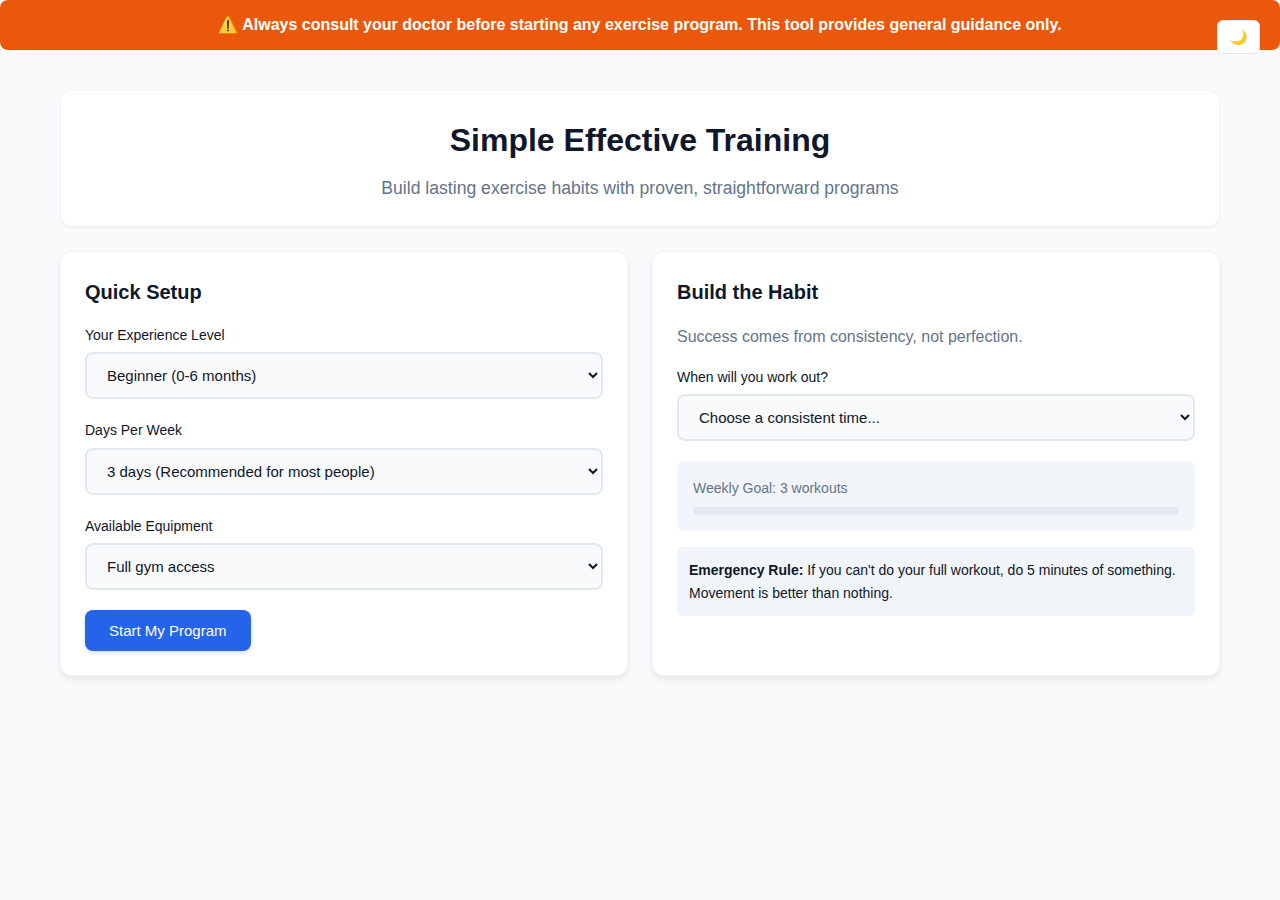
<file: index.html>
<!DOCTYPE html>
<html lang="en">
<head>
    <meta charset="UTF-8">
    <meta name="viewport" content="width=device-width, initial-scale=1.0">
    <title>Simple Effective Training - Build Lasting Habits</title>
    <style>
        * {
            margin: 0;
            padding: 0;
            box-sizing: border-box;
            transition: all 0.2s ease;
        }

        :root {
            --primary-color: #2563eb;
            --success-color: #16a34a;
            --warning-color: #ea580c;
            --error-color: #dc2626;
            
            --bg-primary: #ffffff;
            --bg-secondary: #f8fafc;
            --bg-tertiary: #f1f5f9;
            
            --text-primary: #0f172a;
            --text-secondary: #64748b;
            --text-tertiary: #94a3b8;
            
            --border-color: #e2e8f0;
            --border-light: #f1f5f9;
            
            --shadow-sm: 0 1px 2px rgba(0,0,0,0.05);
            --shadow-md: 0 4px 6px rgba(0,0,0,0.07);
            --shadow-lg: 0 10px 15px rgba(0,0,0,0.1);
        }

        [data-theme="dark"] {
            --bg-primary: #0f172a;
            --bg-secondary: #1e293b;
            --bg-tertiary: #334155;
            --text-primary: #f8fafc;
            --text-secondary: #cbd5e1;
            --text-tertiary: #94a3b8;
            --border-color: #475569;
            --border-light: #334155;
        }

        body {
            font-family: -apple-system, BlinkMacSystemFont, 'Segoe UI', Roboto, sans-serif;
            background: var(--bg-secondary);
            color: var(--text-primary);
            line-height: 1.6;
        }

        .container {
            max-width: 1200px;
            margin: 0 auto;
            padding: 20px;
        }

        .header {
            background: var(--bg-primary);
            padding: 24px;
            border-radius: 12px;
            box-shadow: var(--shadow-sm);
            margin-bottom: 24px;
            text-align: center;
            border: 1px solid var(--border-light);
        }

        .header h1 {
            font-size: 2rem;
            font-weight: 700;
            color: var(--text-primary);
            margin-bottom: 8px;
        }

        .header p {
            color: var(--text-secondary);
            font-size: 1.1rem;
        }

        .warning-banner {
            background: var(--warning-color);
            color: white;
            padding: 12px;
            text-align: center;
            font-weight: 600;
            margin-bottom: 20px;
            border-radius: 8px;
        }

        .grid {
            display: grid;
            grid-template-columns: repeat(auto-fit, minmax(350px, 1fr));
            gap: 24px;
            margin-bottom: 24px;
        }

        .card {
            background: var(--bg-primary);
            border-radius: 12px;
            padding: 24px;
            box-shadow: var(--shadow-md);
            border: 1px solid var(--border-light);
            transition: all 0.2s ease;
        }

        .card:hover {
            box-shadow: var(--shadow-lg);
            transform: translateY(-1px);
        }

        .card h2 {
            font-size: 1.25rem;
            font-weight: 600;
            color: var(--text-primary);
            margin-bottom: 16px;
        }

        .form-group {
            margin-bottom: 20px;
        }

        .form-label {
            display: block;
            font-weight: 500;
            color: var(--text-primary);
            margin-bottom: 6px;
            font-size: 14px;
        }

        .form-select {
            width: 100%;
            padding: 12px 16px;
            border: 2px solid var(--border-color);
            border-radius: 8px;
            background: var(--bg-secondary);
            color: var(--text-primary);
            font-size: 15px;
            cursor: pointer;
        }

        .form-select:focus {
            outline: none;
            border-color: var(--primary-color);
            box-shadow: 0 0 0 3px rgba(37, 99, 235, 0.1);
        }

        .btn {
            background: var(--primary-color);
            color: white;
            border: none;
            padding: 12px 24px;
            border-radius: 8px;
            cursor: pointer;
            font-size: 15px;
            font-weight: 500;
            display: inline-flex;
            align-items: center;
            gap: 8px;
            box-shadow: 0 2px 4px rgba(37, 99, 235, 0.2);
        }

        .btn:hover {
            background: #1d4ed8;
            transform: translateY(-1px);
            box-shadow: 0 4px 8px rgba(37, 99, 235, 0.3);
        }

        .btn-secondary {
            background: var(--text-secondary);
            box-shadow: 0 2px 4px rgba(0, 0, 0, 0.1);
        }

        .btn-secondary:hover {
            background: var(--text-primary);
        }

        .streak-display {
            text-align: center;
            padding: 20px;
            background: linear-gradient(135deg, var(--success-color), #059669);
            color: white;
            border-radius: 12px;
            margin-bottom: 20px;
        }

        .streak-number {
            font-size: 3rem;
            font-weight: 700;
            line-height: 1;
        }

        .streak-label {
            font-size: 1.1rem;
            opacity: 0.9;
        }

        .progress-section {
            background: var(--bg-tertiary);
            border-radius: 8px;
            padding: 16px;
            margin: 16px 0;
        }

        .progress-label {
            font-size: 14px;
            font-weight: 500;
            color: var(--text-secondary);
            margin-bottom: 8px;
        }

        .progress-bar {
            width: 100%;
            height: 8px;
            background: var(--border-color);
            border-radius: 4px;
            overflow: hidden;
        }

        .progress-fill {
            height: 100%;
            background: var(--success-color);
            border-radius: 4px;
            transition: width 0.3s ease;
        }

        .workout-day {
            background: var(--bg-primary);
            border-radius: 8px;
            padding: 20px;
            margin-bottom: 16px;
            border: 1px solid var(--border-color);
        }

        .day-header {
            display: flex;
            justify-content: space-between;
            align-items: center;
            margin-bottom: 16px;
        }

        .day-title {
            font-size: 1.1rem;
            font-weight: 600;
        }

        .day-focus {
            font-size: 0.9rem;
            color: var(--text-secondary);
        }

        .exercise-list {
            list-style: none;
        }

        .exercise-item {
            background: var(--bg-secondary);
            border-radius: 6px;
            padding: 12px;
            margin-bottom: 8px;
            display: flex;
            justify-content: space-between;
            align-items: center;
        }

        .exercise-name {
            font-weight: 500;
        }

        .exercise-prescription {
            font-size: 14px;
            color: var(--text-secondary);
        }

        .readiness-check {
            background: var(--bg-tertiary);
            border-radius: 8px;
            padding: 16px;
            margin-bottom: 20px;
        }

        .readiness-options {
            display: grid;
            grid-template-columns: repeat(auto-fit, minmax(120px, 1fr));
            gap: 8px;
            margin-top: 12px;
        }

        .readiness-btn {
            padding: 8px 12px;
            border: 2px solid var(--border-color);
            background: var(--bg-primary);
            border-radius: 6px;
            cursor: pointer;
            text-align: center;
            font-size: 14px;
        }

        .readiness-btn:hover {
            border-color: var(--primary-color);
        }

        .readiness-btn.selected {
            border-color: var(--primary-color);
            background: var(--primary-color);
            color: white;
        }

        .motivation-panel {
            background: linear-gradient(135deg, var(--primary-color), #1e40af);
            color: white;
            border-radius: 12px;
            padding: 20px;
            margin-top: 20px;
        }

        .wins-grid {
            display: grid;
            grid-template-columns: repeat(auto-fit, minmax(150px, 1fr));
            gap: 12px;
            margin-top: 16px;
        }

        .win-item {
            background: rgba(255, 255, 255, 0.2);
            border-radius: 6px;
            padding: 12px;
            text-align: center;
            font-size: 14px;
        }

        .theme-toggle {
            position: fixed;
            top: 20px;
            right: 20px;
            background: var(--bg-primary);
            border: 1px solid var(--border-color);
            padding: 8px 12px;
            border-radius: 6px;
            cursor: pointer;
            font-size: 14px;
        }

        @media (max-width: 768px) {
            .grid {
                grid-template-columns: 1fr;
            }
            
            .container {
                padding: 15px;
            }
        }
    </style>
</head>
<body>
    <div class="warning-banner">
        ⚠️ Always consult your doctor before starting any exercise program. This tool provides general guidance only.
    </div>

    <button class="theme-toggle" onclick="toggleTheme()">🌙</button>

    <div class="container">
        <div class="header">
            <h1>Simple Effective Training</h1>
            <p>Build lasting exercise habits with proven, straightforward programs</p>
        </div>

        <div class="grid" id="setupGrid">
            <!-- Quick Setup Card -->
            <div class="card">
                <h2>Quick Setup</h2>
                
                <div class="form-group">
                    <label class="form-label" for="experience">Your Experience Level</label>
                    <select class="form-select" id="experience">
                        <option value="beginner">Beginner (0-6 months)</option>
                        <option value="intermediate">Intermediate (6+ months)</option>
                    </select>
                </div>

                <div class="form-group">
                    <label class="form-label" for="frequency">Days Per Week</label>
                    <select class="form-select" id="frequency">
                        <option value="3">3 days (Recommended for most people)</option>
                        <option value="4">4 days (If you have more time)</option>
                    </select>
                </div>

                <div class="form-group">
                    <label class="form-label" for="equipment">Available Equipment</label>
                    <select class="form-select" id="equipment">
                        <option value="gym">Full gym access</option>
                        <option value="home">Home/basic equipment</option>
                        <option value="bodyweight">Bodyweight only</option>
                    </select>
                </div>

                <button class="btn" onclick="generateProgram()">Start My Program</button>
            </div>

            <!-- Habit Builder Card -->
            <div class="card">
                <h2>Build the Habit</h2>
                <p style="margin-bottom: 16px; color: var(--text-secondary);">Success comes from consistency, not perfection.</p>
                
                <div class="form-group">
                    <label class="form-label">When will you work out?</label>
                    <select class="form-select" id="habitStack">
                        <option value="">Choose a consistent time...</option>
                        <option value="morning">After I wake up</option>
                        <option value="coffee">After I have coffee</option>
                        <option value="work">After work</option>
                        <option value="dinner">Before dinner</option>
                        <option value="custom">Custom time</option>
                    </select>
                </div>

                <div class="progress-section">
                    <div class="progress-label">Weekly Goal: 3 workouts</div>
                    <div class="progress-bar">
                        <div class="progress-fill" id="weeklyProgress" style="width: 0%"></div>
                    </div>
                </div>

                <div style="margin-top: 16px; padding: 12px; background: var(--bg-tertiary); border-radius: 6px; font-size: 14px;">
                    <strong>Emergency Rule:</strong> If you can't do your full workout, do 5 minutes of something. Movement is better than nothing.
                </div>
            </div>
        </div>

        <!-- Program Display (Initially Hidden) -->
        <div id="programDisplay" style="display: none;">
            <!-- Streak Display -->
            <div class="streak-display">
                <div class="streak-number" id="streakCount">0</div>
                <div class="streak-label">day streak</div>
            </div>

            <!-- Daily Readiness Check -->
            <div class="readiness-check">
                <h3>How do you feel today?</h3>
                <p style="margin-bottom: 8px; color: var(--text-secondary); font-size: 14px;">Your body knows best. Adjust your workout based on how you feel.</p>
                <div class="readiness-options">
                    <div class="readiness-btn" onclick="setReadiness('great')">Great!</div>
                    <div class="readiness-btn" onclick="setReadiness('good')">Good</div>
                    <div class="readiness-btn" onclick="setReadiness('tired')">Tired</div>
                    <div class="readiness-btn" onclick="setReadiness('sore')">Sore</div>
                    <div class="readiness-btn" onclick="setReadiness('pain')">Pain</div>
                </div>
                <div id="readinessAdvice" style="margin-top: 12px; font-size: 14px; color: var(--text-secondary);"></div>
            </div>

            <!-- Program Content -->
            <div id="weeklyProgram"></div>

            <!-- Motivation Panel -->
            <div class="motivation-panel">
                <h3>This Week's Wins</h3>
                <div class="wins-grid" id="winsDisplay">
                    <div class="win-item">You showed up!</div>
                </div>
            </div>
        </div>
    </div>

    <script>
        // ==================== SIMPLE PROGRAM TEMPLATES ====================
        
        const PROGRAMS = {
            beginner_3day_gym: {
                title: "Beginner Full Body (3 Days)",
                schedule: "Monday, Wednesday, Friday",
                workouts: {
                    day1: {
                        title: "Full Body A",
                        focus: "Learn the basics",
                        exercises: [
                            {name: "Goblet Squat", sets: 3, reps: "8-12", weight: "Light", cue: "Chest up, sit back like a chair"},
                            {name: "Push-ups (modified if needed)", sets: 3, reps: "5-10", weight: "Bodyweight", cue: "Keep body straight as a plank"},
                            {name: "Assisted Pull-ups or Lat Pulldown", sets: 3, reps: "5-8", weight: "Light", cue: "Pull with your back, not arms"},
                            {name: "Plank", sets: 2, reps: "15-30 sec", weight: "Bodyweight", cue: "Straight line from head to heels"}
                        ]
                    },
                    day2: {
                        title: "Full Body B", 
                        focus: "Build consistency",
                        exercises: [
                            {name: "Bodyweight or Box Squat", sets: 3, reps: "8-12", weight: "Bodyweight", cue: "Control the descent"},
                            {name: "Dumbbell Bench Press", sets: 3, reps: "8-12", weight: "Light", cue: "Lower to chest, press up"},
                            {name: "Bent-over Dumbbell Row", sets: 3, reps: "8-12", weight: "Light", cue: "Squeeze shoulder blades together"},
                            {name: "Dead Bug", sets: 2, reps: "5 each side", weight: "Bodyweight", cue: "Press lower back into floor"}
                        ]
                    },
                    day3: {
                        title: "Full Body C",
                        focus: "Practice makes progress", 
                        exercises: [
                            {name: "Dumbbell Deadlift", sets: 3, reps: "8-12", weight: "Light", cue: "Hinge at hips, keep chest up"},
                            {name: "Overhead Press", sets: 3, reps: "6-10", weight: "Light", cue: "Press straight up, don't arch back"},
                            {name: "Wall Sit", sets: 2, reps: "20-45 sec", weight: "Bodyweight", cue: "Back flat against wall"},
                            {name: "Bird Dog", sets: 2, reps: "5 each side", weight: "Bodyweight", cue: "Opposite arm and leg"}
                        ]
                    }
                }
            },

            intermediate_3day_gym: {
                title: "Intermediate Full Body (3 Days)",
                schedule: "Monday, Wednesday, Friday",
                workouts: {
                    day1: {
                        title: "Full Body Strength A",
                        focus: "Build strength foundation",
                        exercises: [
                            {name: "Back Squat", sets: 3, reps: "5-8", weight: "Moderate-Heavy", cue: "Drive through heels, knees track toes"},
                            {name: "Bench Press", sets: 3, reps: "5-8", weight: "Moderate-Heavy", cue: "Pause at chest, drive with legs"},
                            {name: "Bent-over Barbell Row", sets: 3, reps: "6-10", weight: "Moderate", cue: "Pull to lower chest/upper stomach"},
                            {name: "Plank", sets: 2, reps: "30-60 sec", weight: "Bodyweight", cue: "Breathe normally, stay tight"}
                        ]
                    },
                    day2: {
                        title: "Full Body Strength B",
                        focus: "Develop power and control", 
                        exercises: [
                            {name: "Romanian Deadlift", sets: 3, reps: "6-10", weight: "Moderate", cue: "Feel stretch in hamstrings"},
                            {name: "Overhead Press", sets: 3, reps: "5-8", weight: "Moderate", cue: "Tight core, press straight up"},
                            {name: "Pull-ups or Lat Pulldown", sets: 3, reps: "5-10", weight: "Moderate", cue: "Lead with chest, not chin"},
                            {name: "Single-leg Glute Bridge", sets: 2, reps: "8-12 each", weight: "Bodyweight", cue: "Squeeze glutes at top"}
                        ]
                    },
                    day3: {
                        title: "Full Body Strength C",
                        focus: "Round out development",
                        exercises: [
                            {name: "Front Squat or Goblet Squat", sets: 3, reps: "6-10", weight: "Moderate", cue: "Elbows up, torso upright"},
                            {name: "Incline Dumbbell Press", sets: 3, reps: "6-10", weight: "Moderate", cue: "Control the weight down"},
                            {name: "Single-arm Dumbbell Row", sets: 3, reps: "8-12 each", weight: "Moderate", cue: "Pull to hip, squeeze back"},
                            {name: "Side Plank", sets: 2, reps: "15-30 sec each", weight: "Bodyweight", cue: "Straight line, breathe"}
                        ]
                    }
                }
            },

            bodyweight_3day: {
                title: "Bodyweight Strength (3 Days)",
                schedule: "Monday, Wednesday, Friday", 
                workouts: {
                    day1: {
                        title: "Push Focus",
                        focus: "Upper body pushing strength",
                        exercises: [
                            {name: "Push-ups (modify as needed)", sets: 3, reps: "5-15", weight: "Bodyweight", cue: "Full range of motion"},
                            {name: "Bodyweight Squats", sets: 3, reps: "10-20", weight: "Bodyweight", cue: "Control the descent"},
                            {name: "Pike Push-ups", sets: 2, reps: "3-8", weight: "Bodyweight", cue: "Walk feet toward hands"},
                            {name: "Plank", sets: 2, reps: "20-60 sec", weight: "Bodyweight", cue: "Straight line, tight core"}
                        ]
                    },
                    day2: {
                        title: "Pull Focus", 
                        focus: "Upper body pulling strength",
                        exercises: [
                            {name: "Reverse Table Top", sets: 3, reps: "5-12", weight: "Bodyweight", cue: "Squeeze shoulder blades"},
                            {name: "Single-leg Glute Bridge", sets: 3, reps: "8-15 each", weight: "Bodyweight", cue: "Drive through heel"},
                            {name: "Inverted Rows (table/bar)", sets: 2, reps: "3-10", weight: "Bodyweight", cue: "Pull chest to bar"},
                            {name: "Dead Bug", sets: 2, reps: "5-10 each", weight: "Bodyweight", cue: "Press back into floor"}
                        ]
                    },
                    day3: {
                        title: "Legs Focus",
                        focus: "Lower body and core strength",
                        exercises: [
                            {name: "Lunges", sets: 3, reps: "6-12 each", weight: "Bodyweight", cue: "Step forward, knee to 90 degrees"},
                            {name: "Tricep Dips (chair)", sets: 2, reps: "3-10", weight: "Bodyweight", cue: "Lower until elbows at 90 degrees"},
                            {name: "Wall Sit", sets: 2, reps: "20-60 sec", weight: "Bodyweight", cue: "Thighs parallel to floor"},
                            {name: "Bird Dog", sets: 2, reps: "5-10 each", weight: "Bodyweight", cue: "Opposite arm and leg"}
                        ]
                    }
                }
            }
        };

        // ==================== PROGRESSION SYSTEM ====================
        
        const PROGRESSION_RULES = {
            beginner: {
                reps: "Add 1-2 reps when you can complete all sets at the top of the range",
                weight: "Increase weight by 2.5-5lbs when you can complete all sets at top reps",
                time: "Add 5-10 seconds to holds when current time feels easy"
            },
            intermediate: {
                reps: "Add 1 rep when you complete all sets with perfect form",
                weight: "Increase weight by 2.5-5lbs when all sets completed with 1-2 reps in reserve",
                time: "Add 10-15 seconds to holds when current time allows normal conversation"
            }
        };

        // ==================== USER DATA MANAGEMENT ====================
        
        let userData = {
            streak: 0,
            lastWorkout: null,
            weeklyWorkouts: 0,
            currentProgram: null,
            readiness: null,
            wins: []
        };

        // Load from localStorage if available
        function loadUserData() {
            const saved = localStorage.getItem('simpleTrainingData');
            if (saved) {
                userData = {...userData, ...JSON.parse(saved)};
                updateUI();
            }
        }

        function saveUserData() {
            localStorage.setItem('simpleTrainingData', JSON.stringify(userData));
        }

        // ==================== PROGRAM GENERATION ====================
        
        function generateProgram() {
            const experience = document.getElementById('experience').value;
            const frequency = document.getElementById('frequency').value;
            const equipment = document.getElementById('equipment').value;
            
            // Select appropriate program
            let programKey;
            if (equipment === 'bodyweight') {
                programKey = 'bodyweight_3day';
            } else if (experience === 'beginner') {
                programKey = 'beginner_3day_gym';
            } else {
                programKey = 'intermediate_3day_gym';
            }
            
            userData.currentProgram = PROGRAMS[programKey];
            
            // Hide setup, show program
            document.getElementById('setupGrid').style.display = 'none';
            document.getElementById('programDisplay').style.display = 'block';
            
            displayProgram();
            saveUserData();
        }

        function displayProgram() {
            if (!userData.currentProgram) return;
            
            const programContainer = document.getElementById('weeklyProgram');
            const program = userData.currentProgram;
            
            let html = `
                <div class="card">
                    <h2>${program.title}</h2>
                    <p style="color: var(--text-secondary); margin-bottom: 20px;">${program.schedule}</p>
            `;
            
            Object.entries(program.workouts).forEach(([day, workout]) => {
                html += `
                    <div class="workout-day">
                        <div class="day-header">
                            <div class="day-title">${workout.title}</div>
                            <div class="day-focus">${workout.focus}</div>
                        </div>
                        <ul class="exercise-list">
                `;
                
                workout.exercises.forEach(exercise => {
                    html += `
                        <li class="exercise-item">
                            <div>
                                <div class="exercise-name">${exercise.name}</div>
                                <div class="exercise-prescription">${exercise.sets} sets × ${exercise.reps} reps</div>
                                <div style="font-size: 12px; color: var(--text-tertiary); margin-top: 4px;">${exercise.cue}</div>
                            </div>
                            <button class="btn btn-secondary" onclick="completeExercise('${exercise.name}')">✓</button>
                        </li>
                    `;
                });
                
                html += `
                        </ul>
                    </div>
                `;
            });
            
            html += `</div>`;
            
            // Add progression guidelines
            const experience = document.getElementById('experience').value;
            const rules = PROGRESSION_RULES[experience];
            
            html += `
                <div class="card">
                    <h2>How to Progress</h2>
                    <div style="background: var(--bg-tertiary); padding: 16px; border-radius: 8px;">
                        <div style="margin-bottom: 12px;"><strong>Reps:</strong> ${rules.reps}</div>
                        <div style="margin-bottom: 12px;"><strong>Weight:</strong> ${rules.weight}</div>
                        <div><strong>Time:</strong> ${rules.time}</div>
                    </div>
                    <div style="margin-top: 16px; padding: 12px; background: var(--bg-secondary); border-radius: 6px; font-size: 14px;">
                        <strong>Form First:</strong> Only progress when you can maintain perfect form throughout all reps.
                    </div>
                </div>
            `;
            
            programContainer.innerHTML = html;
        }

        // ==================== READINESS SYSTEM ====================
        
        function setReadiness(level) {
            // Clear previous selection
            document.querySelectorAll('.readiness-btn').forEach(btn => {
                btn.classList.remove('selected');
            });
            
            // Set new selection
            event.target.classList.add('selected');
            userData.readiness = level;
            
            const advice = {
                great: "Perfect! Proceed with your planned workout. You're ready to push yourself today.",
                good: "Good to go! Stick to your planned weights and reps.",
                tired: "Take it easier today. Reduce weight by 10-15% and focus on movement quality.",
                sore: "Light movement only. Consider mobility work or a gentle walk instead.",
                pain: "Rest day. Address any pain issues. Consider seeing a healthcare provider if pain persists."
            };
            
            document.getElementById('readinessAdvice').innerHTML = advice[level];
            saveUserData();
        }

        // ==================== STREAK AND MOTIVATION ====================
        
        function completeExercise(exerciseName) {
            const today = new Date().toDateString();
            
            if (userData.lastWorkout !== today) {
                userData.streak++;
                userData.weeklyWorkouts++;
                userData.lastWorkout = today;
                
                // Add wins
                userData.wins.push(`Completed ${exerciseName}`);
                if (userData.streak === 1) userData.wins.push("Started your streak!");
                if (userData.streak === 7) userData.wins.push("One week streak!");
                if (userData.weeklyWorkouts === 3) userData.wins.push("Hit weekly goal!");
                
                updateUI();
                saveUserData();
            }
        }

        function updateUI() {
            // Update streak display
            document.getElementById('streakCount').textContent = userData.streak;
            
            // Update weekly progress
            const weeklyProgress = Math.min((userData.weeklyWorkouts / 3) * 100, 100);
            document.getElementById('weeklyProgress').style.width = weeklyProgress + '%';
            
            // Update wins display
            const winsContainer = document.getElementById('winsDisplay');
            if (userData.wins.length > 0) {
                winsContainer.innerHTML = userData.wins.slice(-6).map(win => 
                    `<div class="win-item">${win}</div>`
                ).join('');
            }
        }

        // ==================== THEME TOGGLE ====================
        
        function toggleTheme() {
            const body = document.body;
            const currentTheme = body.getAttribute('data-theme');
            const newTheme = currentTheme === 'dark' ? 'light' : 'dark';
            body.setAttribute('data-theme', newTheme);
            
            const button = document.querySelector('.theme-toggle');
            button.innerHTML = newTheme === 'dark' ? '☀️' : '🌙';
        }

        // ==================== INITIALIZATION ====================
        
        document.addEventListener('DOMContentLoaded', function() {
            loadUserData();
            
            // Reset weekly workouts on Monday
            const today = new Date();
            const lastReset = localStorage.getItem('lastWeeklyReset');
            const isMonday = today.getDay() === 1;
            
            if (isMonday && lastReset !== today.toDateString()) {
                userData.weeklyWorkouts = 0;
                userData.wins = [];
                localStorage.setItem('lastWeeklyReset', today.toDateString());
                saveUserData();
            }
            
            // Show program if already generated
            if (userData.currentProgram) {
                document.getElementById('setupGrid').style.display = 'none';
                document.getElementById('programDisplay').style.display = 'block';
                displayProgram();
            }
        });

        console.log('Simple Effective Training System Loaded');
        console.log('Focus: Consistency, Safety, and Motivation over complex optimization');
    </script>
</body>
</html>
</file>
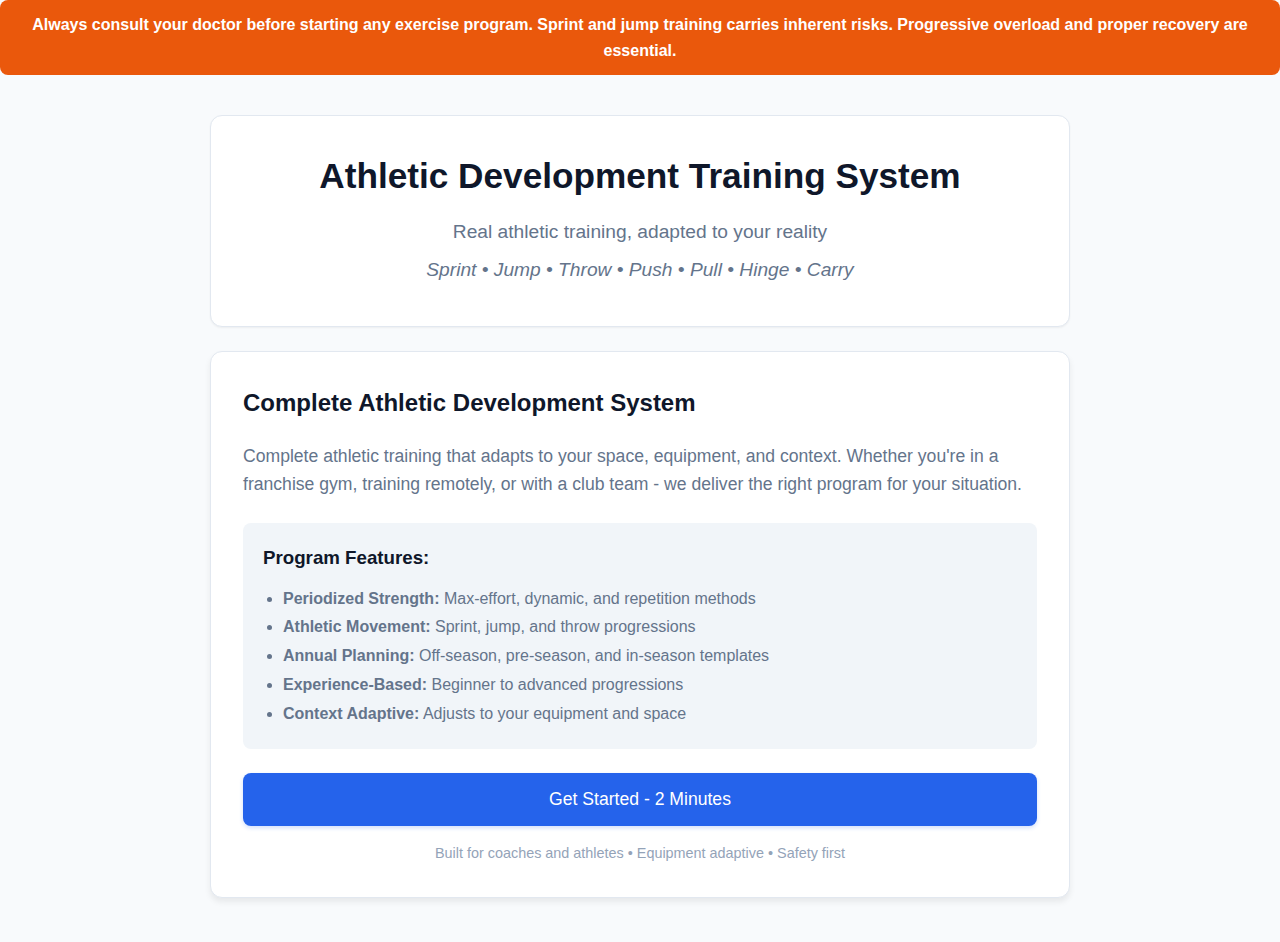
<file: my-repo/index.html>
<!DOCTYPE html>
<html lang="en">
<head>
    <meta charset="UTF-8">
    <meta name="viewport" content="width=device-width, initial-scale=1.0">
    <title>Athletic Development Training System</title>
    <style>
        * {
            margin: 0;
            padding: 0;
            box-sizing: border-box;
            transition: all 0.2s ease;
        }

        :root {
            --primary-color: #2563eb;
            --success-color: #16a34a;
            --warning-color: #ea580c;
            --error-color: #dc2626;
            
            --bg-primary: #ffffff;
            --bg-secondary: #f8fafc;
            --bg-tertiary: #f1f5f9;
            
            --text-primary: #0f172a;
            --text-secondary: #64748b;
            --text-tertiary: #94a3b8;
            
            --border-color: #e2e8f0;
            --shadow-sm: 0 1px 2px rgba(0,0,0,0.05);
            --shadow-md: 0 4px 6px rgba(0,0,0,0.07);
            --shadow-lg: 0 10px 15px rgba(0,0,0,0.1);
        }
    
        body {
            font-family: -apple-system, BlinkMacSystemFont, 'Segoe UI', Roboto, sans-serif;
            background: var(--bg-secondary);
            color: var(--text-primary);
            line-height: 1.6;
        }
    
        .container {
            max-width: 900px;
            margin: 0 auto;
            padding: 20px;
        }
    
        .header {
            background: var(--bg-primary);
            padding: 32px;
            border-radius: 12px;
            box-shadow: var(--shadow-sm);
            margin-bottom: 24px;
            text-align: center;
            border: 1px solid var(--border-color);
        }
    
        .header h1 {
            font-size: 2.2rem;
            font-weight: 700;
            color: var(--text-primary);
            margin-bottom: 12px;
        }
    
        .header p {
            color: var(--text-secondary);
            font-size: 1.2rem;
            margin-bottom: 8px;
        }
    
        .subtitle {
            color: var(--text-tertiary);
            font-size: 1rem;
            font-style: italic;
        }
    
        .warning-banner {
            background: var(--warning-color);
            color: white;
            padding: 12px;
            text-align: center;
            font-weight: 600;
            margin-bottom: 20px;
            border-radius: 8px;
        }
    
        .card {
            background: var(--bg-primary);
            border-radius: 12px;
            padding: 32px;
            box-shadow: var(--shadow-md);
            border: 1px solid var(--border-color);
            margin-bottom: 24px;
        }
    
        .card h2 {
            font-size: 1.5rem;
            font-weight: 600;
            color: var(--text-primary);
            margin-bottom: 20px;
        }
    
        .progress-tracker {
            display: flex;
            justify-content: space-between;
            margin-bottom: 32px;
            position: relative;
        }
    
        .progress-step {
            display: flex;
            flex-direction: column;
            align-items: center;
            flex: 1;
            position: relative;
        }
    
        .progress-step::after {
            content: '';
            position: absolute;
            top: 20px;
            left: 50%;
            width: 100%;
            height: 2px;
            background: var(--border-color);
            z-index: -1;
        }
    
        .progress-step:last-child::after {
            display: none;
        }
    
        .progress-circle {
            width: 40px;
            height: 40px;
            border-radius: 50%;
            background: var(--bg-tertiary);
            border: 2px solid var(--border-color);
            display: flex;
            align-items: center;
            justify-content: center;
            font-weight: 600;
            margin-bottom: 8px;
        }
    
        .progress-step.active .progress-circle {
            background: var(--primary-color);
            color: white;
            border-color: var(--primary-color);
        }
    
        .progress-step.completed .progress-circle {
            background: var(--success-color);
            color: white;
            border-color: var(--success-color);
        }
    
        .progress-label {
            font-size: 12px;
            color: var(--text-tertiary);
            text-align: center;
        }
    
        .options-grid {
            display: grid;
            grid-template-columns: repeat(auto-fit, minmax(200px, 1fr));
            gap: 12px;
            margin-top: 20px;
        }
    
        .option-card {
            background: var(--bg-primary);
            border: 2px solid var(--border-color);
            border-radius: 8px;
            padding: 20px;
            cursor: pointer;
            text-align: center;
            transition: all 0.2s ease;
        }
    
        .option-card:hover {
            border-color: var(--primary-color);
            transform: translateY(-2px);
        }
    
        .option-card.selected {
            border-color: var(--primary-color);
            background: rgba(37, 99, 235, 0.05);
        }
    
        .option-title {
            font-weight: 600;
            margin-bottom: 8px;
            font-size: 1.1rem;
        }
    
        .option-desc {
            font-size: 13px;
            color: var(--text-secondary);
            line-height: 1.4;
        }
    
        .template-selector {
            background: var(--bg-tertiary);
            border-radius: 8px;
            padding: 20px;
            margin: 20px 0;
        }
    
        .template-tabs {
            display: flex;
            gap: 8px;
            margin-bottom: 16px;
            flex-wrap: wrap;
        }
    
        .template-tab {
            padding: 8px 16px;
            border-radius: 6px;
            background: var(--bg-primary);
            border: 2px solid var(--border-color);
            cursor: pointer;
            font-weight: 500;
            transition: all 0.2s ease;
        }
    
        .template-tab:hover {
            border-color: var(--primary-color);
        }
    
        .template-tab.active {
            background: var(--primary-color);
            color: white;
            border-color: var(--primary-color);
        }
    
        .btn {
            background: var(--primary-color);
            color: white;
            border: none;
            padding: 12px 24px;
            border-radius: 8px;
            cursor: pointer;
            font-size: 15px;
            font-weight: 500;
            box-shadow: 0 2px 4px rgba(37, 99, 235, 0.2);
            transition: all 0.2s ease;
        }
    
        .btn:hover {
            background: #1d4ed8;
            transform: translateY(-1px);
            box-shadow: 0 4px 8px rgba(37, 99, 235, 0.3);
        }
    
        .btn:disabled {
            background: var(--text-tertiary);
            cursor: not-allowed;
            transform: none;
        }
    
        .btn-secondary {
            background: var(--bg-tertiary);
            color: var(--text-primary);
            border: 2px solid var(--border-color);
            box-shadow: none;
        }
    
        .btn-secondary:hover {
            background: var(--bg-secondary);
            border-color: var(--primary-color);
        }
    
        .btn-group {
            display: flex;
            gap: 12px;
            margin-top: 24px;
        }
    
        .workout-day {
            background: var(--bg-secondary);
            border-radius: 8px;
            padding: 24px;
            margin-bottom: 20px;
            border-left: 4px solid var(--primary-color);
        }
    
        .workout-header {
            display: flex;
            justify-content: space-between;
            align-items: center;
            margin-bottom: 20px;
        }
    
        .workout-title {
            font-size: 1.3rem;
            font-weight: 600;
        }
    
        .workout-badge {
            background: var(--primary-color);
            color: white;
            padding: 4px 12px;
            border-radius: 20px;
            font-size: 12px;
            font-weight: 600;
            text-transform: uppercase;
        }
    
        .exercise-block {
            background: var(--bg-primary);
            border-radius: 6px;
            padding: 16px;
            margin-bottom: 12px;
            border: 1px solid var(--border-color);
        }
    
        .exercise-category {
            background: var(--primary-color);
            color: white;
            padding: 2px 8px;
            border-radius: 4px;
            font-size: 11px;
            font-weight: 600;
            text-transform: uppercase;
            display: inline-block;
            margin-bottom: 8px;
        }
    
        .exercise-name {
            font-weight: 600;
            margin-bottom: 8px;
            color: var(--text-primary);
        }
    
        .exercise-details {
            font-size: 14px;
            color: var(--text-secondary);
            margin-bottom: 4px;
        }
    
        .substitution-notice {
            background: rgba(234, 88, 12, 0.1);
            color: var(--warning-color);
            padding: 8px 12px;
            border-radius: 4px;
            font-size: 13px;
            margin-top: 8px;
            font-weight: 500;
        }
    
        .info-box {
            background: var(--bg-tertiary);
            border-left: 4px solid var(--primary-color);
            padding: 16px;
            margin: 20px 0;
            border-radius: 4px;
        }
    
        .info-box h4 {
            margin-bottom: 8px;
            color: var(--text-primary);
        }
    
        .info-box ul {
            padding-left: 20px;
            color: var(--text-secondary);
        }
    
        .week-navigation {
            display: flex;
            justify-content: space-between;
            align-items: center;
            margin: 24px 0;
            padding: 16px;
            background: var(--bg-tertiary);
            border-radius: 8px;
        }
    
        .week-nav-btn {
            padding: 8px 16px;
            background: var(--bg-primary);
            border: 2px solid var(--border-color);
            border-radius: 6px;
            cursor: pointer;
            font-weight: 500;
            transition: all 0.2s ease;
        }
    
        .week-nav-btn:hover:not(:disabled) {
            border-color: var(--primary-color);
        }
    
        .week-nav-btn:disabled {
            opacity: 0.5;
            cursor: not-allowed;
        }
    
        .hidden {
            display: none;
        }
    
        .fade-in {
            animation: fadeIn 0.3s ease-in;
        }
    
        @keyframes fadeIn {
            from { opacity: 0; transform: translateY(10px); }
            to { opacity: 1; transform: translateY(0); }
        }
    
        .category-max-effort { background: #dc2626; }
        .category-dynamic { background: #ea580c; }
        .category-repetition { background: #ca8a04; }
        .category-supplemental { background: #2563eb; }
        .category-assistance { background: #7c3aed; }
        .category-sprint { background: #0891b2; }
        .category-jump { background: #059669; }
        .category-throw { background: #c026d3; }
    
        @media (max-width: 768px) {
            .container {
                padding: 15px;
            }
            
            .options-grid {
                grid-template-columns: 1fr;
            }
    
            .btn-group {
                flex-direction: column;
            }
    
            .template-tabs {
                flex-direction: column;
            }
        }
    </style>
    </head>
    <body>
    <div class="warning-banner">
        Always consult your doctor before starting any exercise program. Sprint and jump training carries inherent risks. Progressive overload and proper recovery are essential.
    </div>

    <div class="container">
        <div class="header">
            <h1>Athletic Development Training System</h1>
            <p>Real athletic training, adapted to your reality</p>
            <p class="subtitle">Sprint • Jump • Throw • Push • Pull • Hinge • Carry</p>
        </div>

        <!-- Welcome Screen -->
        <div id="welcomeScreen">
            <div class="card">
                <h2>Complete Athletic Development System</h2>
                <p style="color: var(--text-secondary); margin-bottom: 24px; font-size: 1.1rem;">
                    Complete athletic training that adapts to your space, equipment, and context. 
                    Whether you're in a franchise gym, training remotely, or with a club team - 
                    we deliver the right program for your situation.
                </p>
                
                <div style="background: var(--bg-tertiary); padding: 20px; border-radius: 8px; margin-bottom: 24px;">
                    <h3 style="margin-bottom: 12px; color: var(--text-primary);">Program Features:</h3>
                    <ul style="padding-left: 20px; color: var(--text-secondary); line-height: 1.8;">
                        <li><strong>Periodized Strength:</strong> Max-effort, dynamic, and repetition methods</li>
                        <li><strong>Athletic Movement:</strong> Sprint, jump, and throw progressions</li>
                        <li><strong>Annual Planning:</strong> Off-season, pre-season, and in-season templates</li>
                        <li><strong>Experience-Based:</strong> Beginner to advanced progressions</li>
                        <li><strong>Context Adaptive:</strong> Adjusts to your equipment and space</li>
                    </ul>
                </div>

                <button class="btn" onclick="startOnboarding()" style="width: 100%; padding: 16px; font-size: 1.1rem;">
                    Get Started - 2 Minutes
                </button>
                
                <p style="color: var(--text-tertiary); font-size: 0.9rem; text-align: center; margin-top: 16px;">
                    Built for coaches and athletes • Equipment adaptive • Safety first
                </p>
            </div>
        </div>

        <!-- Progress Tracker (hidden initially) -->
    <div id="progressTracker" class="hidden">
        <div class="progress-tracker">
            <div class="progress-step" id="step1">
                <div class="progress-circle">1</div>
                <div class="progress-label">Experience</div>
            </div>
            <div class="progress-step" id="step2">
                <div class="progress-circle">2</div>
                <div class="progress-label">Phase</div>
            </div>
            <div class="progress-step" id="step3">
                <div class="progress-circle">3</div>
                <div class="progress-label">Context</div>
            </div>
            <div class="progress-step" id="step4">
                <div class="progress-circle">4</div>
                <div class="progress-label">Equipment</div>
            </div>
            <div class="progress-step" id="step5">
                <div class="progress-circle">5</div>
                <div class="progress-label">Program</div>
            </div>
        </div>
    </div>

    <!-- Experience Level Selection -->
    <div id="experienceScreen" class="hidden">
        <div class="card">
            <h2>Training Experience Level</h2>
            <p style="color: var(--text-secondary); margin-bottom: 20px;">
                This determines your training volume, intensity, and exercise selection.
            </p>

            <div class="options-grid">
                <div class="option-card" onclick="selectExperience('beginner')">
                    <div class="option-title">Beginner</div>
                    <div class="option-desc">Less than 2 years of structured training. Focus on movement quality and building base.</div>
                </div>
                <div class="option-card" onclick="selectExperience('intermediate')">
                    <div class="option-title">Intermediate</div>
                    <div class="option-desc">2-5 years training. Can handle more volume and intensity variation.</div>
                </div>
                <div class="option-card" onclick="selectExperience('advanced')">
                    <div class="option-title">Advanced</div>
                    <div class="option-desc">5+ years consistent training. Ready for advanced methods and higher frequencies.</div>
                </div>
            </div>

            <div class="btn-group">
                <button class="btn btn-secondary" onclick="goBack('welcome')">Back</button>
                <button class="btn hidden" id="experienceContinue" onclick="showPhaseScreen()">Continue</button>
            </div>
        </div>
    </div>

    <!-- Training Phase Selection -->
    <div id="phaseScreen" class="hidden">
        <div class="card">
            <h2>Current Training Phase</h2>
            <p style="color: var(--text-secondary); margin-bottom: 20px;">
                Where are you in your annual training cycle?
            </p>

            <div class="options-grid">
                <div class="option-card" onclick="selectPhase('early-offseason')">
                    <div class="option-title">Early Off-Season</div>
                    <div class="option-desc">4-8 weeks post-competition. Recovery focus, building base, addressing imbalances.</div>
                </div>
                <div class="option-card" onclick="selectPhase('mid-offseason')">
                    <div class="option-title">Mid Off-Season</div>
                    <div class="option-desc">8-12 weeks. Maximum strength and muscle building phase. Highest volume.</div>
                </div>
                <div class="option-card" onclick="selectPhase('preseason')">
                    <div class="option-title">Pre-Season</div>
                    <div class="option-desc">4-6 weeks before competition. Converting strength to power, sport-specific.</div>
                </div>
                <div class="option-card" onclick="selectPhase('inseason')">
                    <div class="option-title">In-Season</div>
                    <div class="option-desc">During competition. Maintenance focus, managing fatigue, staying sharp.</div>
                </div>
            </div>

            <div class="btn-group">
                <button class="btn btn-secondary" onclick="goBack('experience')">Back</button>
                <button class="btn hidden" id="phaseContinue" onclick="showContextScreen()">Continue</button>
            </div>
        </div>
    </div>

    <!-- Context Selection -->
    <div id="contextScreen" class="hidden">
        <div class="card">
            <h2>Training Context</h2>
            <p style="color: var(--text-secondary); margin-bottom: 20px;">
                This helps us adapt the program structure to your situation.
            </p>

            <div class="options-grid">
                <div class="option-card" onclick="selectContext('franchise')">
                    <div class="option-title">Franchise Facility</div>
                    <div class="option-desc">D1, Velocity, F45 - standardized equipment, group training, time constraints</div>
                </div>
                <div class="option-card" onclick="selectContext('remote')">
                    <div class="option-title">Individual/Remote</div>
                    <div class="option-desc">Training alone, variable equipment, home gyms, traveling</div>
                </div>
                <div class="option-card" onclick="selectContext('team')">
                    <div class="option-title">Team/Club Sport</div>
                    <div class="option-desc">School or club team, group training, field access, mixed abilities</div>
                </div>
                <div class="option-card" onclick="selectContext('meathead')">
                    <div class="option-title">Washed-Up Meathead</div>
                    <div class="option-desc">Former athlete, training for life. Want to stay strong and healthy.</div>
                </div>
            </div>

            <div class="btn-group">
                <button class="btn btn-secondary" onclick="goBack('phase')">Back</button>
                <button class="btn hidden" id="contextContinue" onclick="showEquipmentScreen()">Continue</button>
            </div>
        </div>
    </div>

    <!-- Equipment Selection -->
    <div id="equipmentScreen" class="hidden">
        <div class="card">
            <h2>Available Equipment & Space</h2>
            <p style="color: var(--text-secondary); margin-bottom: 20px;">
                We'll adapt exercises based on what you have access to.
            </p>

            <div class="options-grid">
                <div class="option-card" onclick="selectEquipment('full')">
                    <div class="option-title">Full Facility</div>
                    <div class="option-desc">Barbells, racks, platforms, turf/track, full gym equipment</div>
                </div>
                <div class="option-card" onclick="selectEquipment('commercial')">
                    <div class="option-title">Commercial Gym</div>
                    <div class="option-desc">Standard gym equipment, dumbbells, machines, limited space</div>
                </div>
                <div class="option-card" onclick="selectEquipment('minimal')">
                    <div class="option-title">Minimal/Home</div>
                    <div class="option-desc">Bands, adjustable DBs, pull-up bar, limited equipment</div>
                </div>
                <div class="option-card" onclick="selectEquipment('bodyweight')">
                    <div class="option-title">Bodyweight Only</div>
                    <div class="option-desc">No equipment, parks, hotel rooms, travel situations</div>
                </div>
            </div>

            <div class="btn-group">
                <button class="btn btn-secondary" onclick="goBack('context')">Back</button>
                <button class="btn hidden" id="equipmentContinue" onclick="generateProgram()">Generate Program</button>
            </div>
        </div>
    </div>

    <!-- Program Display -->
    <div id="programScreen" class="hidden">
        <div class="card">
            <div style="display: flex; justify-content: space-between; align-items: center; margin-bottom: 24px;">
                <h2 id="programTitle">Your Program</h2>
                <button class="btn btn-secondary" onclick="resetApp()">Start Over</button>
            </div>

            <!-- Program Overview -->
            <div id="programOverview" class="info-box">
                <!-- Overview content generated dynamically -->
            </div>

            <!-- Template Selection -->
            <div class="template-selector">
                <h3 style="margin-bottom: 12px;">Select Training Week</h3>
                <div class="template-tabs">
                    <div class="template-tab active" onclick="selectTemplate('4day')">4-Day Template</div>
                    <div class="template-tab" onclick="selectTemplate('3day')">3-Day Template</div>
                    <div class="template-tab" onclick="selectTemplate('speed')">With Speed Work</div>
                    <div class="template-tab" onclick="selectTemplate('inseason')">In-Season</div>
                </div>
                <p style="color: var(--text-tertiary); font-size: 0.9rem; margin-top: 8px;">
                    Select the template that best fits your current schedule and goals
                </p>
            </div>

            <!-- Week Navigation -->
            <div class="week-navigation">
                <button class="week-nav-btn" onclick="previousWeek()" id="prevWeekBtn">← Previous Week</button>
                <div style="text-align: center;">
                    <div id="weekDisplay" style="font-weight: 600; font-size: 1.1rem;">Week 1</div>
                    <div style="color: var(--text-secondary); font-size: 0.9rem;">Accumulation Phase</div>
                </div>
                <button class="week-nav-btn" onclick="nextWeek()" id="nextWeekBtn">Next Week →</button>
            </div>

            <!-- Workout Days -->
            <div id="workoutDays">
                <!-- Workouts will be rendered here -->
            </div>

            <!-- Important Notes -->
            <div class="info-box" style="margin-top: 24px;">
                <h4>Important Guidelines</h4>
                <ul>
                    <li><strong>Warm-Up:</strong> Always perform 5-15 minutes of general warm-up before training</li>
                    <li><strong>Max-Effort:</strong> Work up to a heavy set, not necessarily a true max</li>
                    <li><strong>Recovery:</strong> Separate similar training days by at least 48 hours</li>
                    <li><strong>Indicator Exercises:</strong> Track your box squat, bench press, vertical jump, and chin-ups</li>
                    <li><strong>Adaptation:</strong> Modify volume and intensity based on how you feel</li>
                </ul>
            </div>
        </div>
    </div>
</div>

<script>
    // ==================== STATE MANAGEMENT ====================
    let userData = {
        experience: null,      // beginner, intermediate, advanced
        phase: null,          // early-offseason, mid-offseason, preseason, inseason
        context: null,        // franchise, remote, team, meathead
        equipment: null,      // full, commercial, minimal, bodyweight
        currentWeek: 1,
        currentTemplate: '4day'
    };

    // ==================== EXERCISE DATABASE ====================
    const exerciseDatabase = {
        // Max-Effort Upper Body Exercises
        benchPress: {
            name: "Bench Press",
            category: "max-effort",
            equipmentMap: {
                full: "Barbell Bench Press",
                commercial: "Dumbbell Bench Press",
                minimal: "Floor Press with DBs",
                bodyweight: "Weighted Push-ups"
            }
        },
        inclineBench: {
            name: "Incline Bench Press",
            category: "max-effort",
            equipmentMap: {
                full: "Barbell Incline Press",
                commercial: "DB Incline Press",
                minimal: "Incline DB Press (adjustable bench)",
                bodyweight: "Pike Push-ups"
            }
        },
        closeGripBench: {
            name: "Close-Grip Bench Press",
            category: "max-effort",
            equipmentMap: {
                full: "Close-Grip Barbell Press",
                commercial: "Close-Grip DB Press",
                minimal: "Diamond Push-ups",
                bodyweight: "Diamond Push-ups"
            }
        },
        
        // Max-Effort Lower Body Exercises
        boxSquat: {
            name: "Box Squat",
            category: "max-effort",
            equipmentMap: {
                full: "Box Squat",
                commercial: "Goblet Box Squat",
                minimal: "DB Box Squat",
                bodyweight: "Pause Squat to Box"
            }
        },
        deadlift: {
            name: "Deadlift",
            category: "max-effort",
            equipmentMap: {
                full: "Conventional Deadlift",
                commercial: "Trap Bar Deadlift",
                minimal: "DB Romanian Deadlift",
                bodyweight: "Single-Leg RDL"
            }
        },
        frontSquat: {
            name: "Front Squat",
            category: "max-effort",
            equipmentMap: {
                full: "Barbell Front Squat",
                commercial: "Goblet Squat",
                minimal: "DB Goblet Squat",
                bodyweight: "Jump Squat"
            }
        },
        
        // Dynamic-Effort Exercises (Jumps)
        boxJump: {
            name: "Box Jump",
            category: "dynamic",
            equipmentMap: {
                full: "Box Jump",
                commercial: "Box Jump",
                minimal: "Jump to Low Platform",
                bodyweight: "Vertical Jump"
            }
        },
        broadJump: {
            name: "Broad Jump",
            category: "dynamic",
            equipmentMap: {
                full: "Broad Jump",
                commercial: "Broad Jump",
                minimal: "Broad Jump",
                bodyweight: "Broad Jump"
            }
        },
        verticalJump: {
            name: "Vertical Jump",
            category: "dynamic",
            equipmentMap: {
                full: "Vertical Jump",
                commercial: "Vertical Jump",
                minimal: "Vertical Jump",
                bodyweight: "Squat Jump"
            }
        },
        
        // Supplemental Exercises
        dbBenchPress: {
            name: "DB Bench Press",
            category: "supplemental",
            equipmentMap: {
                full: "DB Bench Press",
                commercial: "DB Bench Press",
                minimal: "Floor Press",
                bodyweight: "Push-ups"
            }
        },
        dbIncline: {
            name: "DB Incline Press",
            category: "supplemental",
            equipmentMap: {
                full: "DB Incline Press",
                commercial: "DB Incline Press",
                minimal: "Incline Push-ups",
                bodyweight: "Incline Push-ups"
            }
        },
        
        // Assistance Exercises
        pullups: {
            name: "Pull-ups/Chin-ups",
            category: "assistance",
            equipmentMap: {
                full: "Weighted Chin-ups",
                commercial: "Pull-ups",
                minimal: "Band-Assisted Pull-ups",
                bodyweight: "Inverted Rows"
            }
        },
        rows: {
            name: "Rows",
            category: "assistance",
            equipmentMap: {
                full: "Barbell Rows",
                commercial: "DB Rows",
                minimal: "Band Rows",
                bodyweight: "Inverted Rows"
            }
        },
        facePulls: {
            name: "Face Pulls",
            category: "assistance",
            equipmentMap: {
                full: "Cable Face Pulls",
                commercial: "Band Face Pulls",
                minimal: "Band Pull-Aparts",
                bodyweight: "YTW Raises"
            }
        },
        rearDelts: {
            name: "Rear Delts",
            category: "assistance",
            equipmentMap: {
                full: "Rear Delt Flyes",
                commercial: "DB Rear Delt Flyes",
                minimal: "Band Pull-Aparts",
                bodyweight: "Prone Y-Raises"
            }
        },
        shrugs: {
            name: "Shrugs",
            category: "assistance",
            equipmentMap: {
                full: "Barbell Shrugs",
                commercial: "DB Shrugs",
                minimal: "Band Shrugs",
                bodyweight: "Handstand Shrugs"
            }
        },
        curls: {
            name: "Bicep Curls",
            category: "assistance",
            equipmentMap: {
                full: "Barbell Curls",
                commercial: "DB Curls",
                minimal: "Band Curls",
                bodyweight: "Chin-up Holds"
            }
        },
        
        // Lower Body Assistance
        bulgarianSplitSquat: {
            name: "Bulgarian Split Squat",
            category: "assistance",
            equipmentMap: {
                full: "Barbell Bulgarian Split Squat",
                commercial: "DB Bulgarian Split Squat",
                minimal: "Bodyweight Bulgarian Split Squat",
                bodyweight: "Rear-Foot Elevated Split Squat"
            }
        },
        lunges: {
            name: "Lunges",
            category: "assistance",
            equipmentMap: {
                full: "Walking Lunges with Barbell",
                commercial: "DB Walking Lunges",
                minimal: "Reverse Lunges",
                bodyweight: "Jump Lunges"
            }
        },
        rdl: {
            name: "Romanian Deadlift",
            category: "assistance",
            equipmentMap: {
                full: "Barbell RDL",
                commercial: "DB RDL",
                minimal: "Single DB RDL",
                bodyweight: "Single-Leg RDL"
            }
        },
        hyperextensions: {
            name: "Back Extensions",
            category: "assistance",
            equipmentMap: {
                full: "45-Degree Hyperextensions",
                commercial: "Back Extensions",
                minimal: "Superman",
                bodyweight: "Superman"
            }
        },
        sledDrag: {
            name: "Sled Work",
            category: "assistance",
            equipmentMap: {
                full: "Sled Drags",
                commercial: "Farmer's Walks",
                minimal: "Band Walks",
                bodyweight: "Bear Crawls"
            }
        },
        
        // Core
        abs: {
            name: "Weighted Abs",
            category: "assistance",
            equipmentMap: {
                full: "Cable Crunches",
                commercial: "Weighted Sit-ups",
                minimal: "Band Crunches",
                bodyweight: "V-Ups"
            }
        }
    };

    // ==================== TEMPLATES ====================
    const Templates = {
        '4day': {
            beginner: {
                'early-offseason': {
                    monday: {
                        title: "Max-Effort Upper Body",
                        exercises: [
                            { type: "max-effort", exercise: "benchPress", sets: "Work up to 5RM", note: "Leave 1-2 reps in tank" },
                            { type: "supplemental", exercise: "dbBenchPress", sets: "2 × 15-20", note: "Same weight both sets" },
                            { type: "assistance", exercise: "rows", sets: "3 × 8-12" },
                            { type: "assistance", exercise: "rearDelts", sets: "3 × 8-12" },
                            { type: "assistance", exercise: "shrugs", sets: "3 × 8-15" },
                            { type: "assistance", exercise: "curls", sets: "3 × 8-15" }
                        ]
                    },
                    tuesday: {
                        title: "Dynamic-Effort Lower Body",
                        exercises: [
                            { type: "dynamic", exercise: "boxJump", sets: "5 × 3", note: "Focus on landing mechanics" },
                            { type: "assistance", exercise: "bulgarianSplitSquat", sets: "2 × 8-10 each" },
                            { type: "assistance", exercise: "rdl", sets: "3 × 8-12" },
                            { type: "assistance", exercise: "abs", sets: "4 × 10-15" }
                        ]
                    },
                    thursday: {
                        title: "Repetition Upper Body",
                        exercises: [
                            { type: "repetition", exercise: "dbIncline", sets: "3 × max reps", note: "90 sec rest" },
                            { type: "assistance", exercise: "pullups", sets: "3 × 8-12" },
                            { type: "assistance", exercise: "facePulls", sets: "3 × 8-12" },
                            { type: "assistance", exercise: "shrugs", sets: "3 × 8-10" },
                            { type: "assistance", exercise: "curls", sets: "3 × 8-10" }
                        ]
                    },
                    friday: {
                        title: "Max-Effort Lower Body",
                        exercises: [
                            { type: "max-effort", exercise: "boxSquat", sets: "Work up to 5RM", note: "Conservative loading" },
                            { type: "assistance", exercise: "lunges", sets: "3 × 8-12 each" },
                            { type: "assistance", exercise: "hyperextensions", sets: "3 × 8-12" },
                            { type: "assistance", exercise: "abs", sets: "2-3 circuits" }
                        ]
                    }
                },
                'mid-offseason': {
                    monday: {
                        title: "Max-Effort Upper Body",
                        exercises: [
                            { type: "max-effort", exercise: "benchPress", sets: "Work up to 3RM", note: "True 3RM attempt" },
                            { type: "supplemental", exercise: "dbBenchPress", sets: "2 × max reps", note: "15-20 rep range" },
                            { type: "assistance", exercise: "rows", sets: "4 × 8-12" },
                            { type: "assistance", exercise: "rearDelts", sets: "4 × 8-12" },
                            { type: "assistance", exercise: "shrugs", sets: "4 × 8-15" },
                            { type: "assistance", exercise: "curls", sets: "4 × 8-15" }
                        ]
                    },
                    tuesday: {
                        title: "Dynamic-Effort Lower Body",
                        exercises: [
                            { type: "dynamic", exercise: "boxJump", sets: "6 × 3", note: "Increase box height" },
                            { type: "dynamic", exercise: "broadJump", sets: "4 × 2", note: "Max effort jumps" },
                            { type: "assistance", exercise: "bulgarianSplitSquat", sets: "3 × 8-10 each" },
                            { type: "assistance", exercise: "rdl", sets: "3 × 8-12" },
                            { type: "assistance", exercise: "sledDrag", sets: "3 × 40 yards" },
                            { type: "assistance", exercise: "abs", sets: "4 × 10-15" }
                        ]
                    },
                    thursday: {
                        title: "Repetition Upper Body",
                        exercises: [
                            { type: "repetition", exercise: "dbIncline", sets: "3 × max reps", note: "3 min rest" },
                            { type: "assistance", exercise: "pullups", sets: "4 × 8-12" },
                            { type: "assistance", exercise: "facePulls", sets: "4 × 8-12" },
                            { type: "assistance", exercise: "shrugs", sets: "3 × 8-10" },
                            { type: "assistance", exercise: "curls", sets: "3 × 8-10" }
                        ]
                    },
                    friday: {
                        title: "Max-Effort Lower Body",
                        exercises: [
                            { type: "max-effort", exercise: "deadlift", sets: "Work up to 3RM", note: "True 3RM attempt" },
                            { type: "assistance", exercise: "lunges", sets: "3 × 6-12 each" },
                            { type: "assistance", exercise: "hyperextensions", sets: "3 × 8-12" },
                            { type: "assistance", exercise: "abs", sets: "3 circuits" }
                        ]
                    }
                }
            },
            intermediate: {
                'mid-offseason': {
                    monday: {
                        title: "Max-Effort Upper Body",
                        exercises: [
                            { type: "max-effort", exercise: "inclineBench", sets: "Work up to 3RM", note: "Rotate weekly" },
                            { type: "supplemental", exercise: "dbBenchPress", sets: "2 × max reps", note: "Heavy weight" },
                            { type: "assistance", exercise: "rows", sets: "4 × 6-10" },
                            { type: "assistance", exercise: "rearDelts", sets: "4 × 10-15" },
                            { type: "assistance", exercise: "shrugs", sets: "4 × 8-12" },
                            { type: "assistance", exercise: "curls", sets: "4 × 8-12" }
                        ]
                    },
                    tuesday: {
                        title: "Dynamic-Effort Lower Body",
                        exercises: [
                            { type: "dynamic", exercise: "boxJump", sets: "8 × 3", note: "Max height" },
                            { type: "dynamic", exercise: "broadJump", sets: "5 × 2", note: "Full recovery" },
                            { type: "assistance", exercise: "bulgarianSplitSquat", sets: "3 × 6-10 each" },
                            { type: "assistance", exercise: "rdl", sets: "3 × 6-10" },
                            { type: "assistance", exercise: "sledDrag", sets: "4 × 40 yards" },
                            { type: "assistance", exercise: "abs", sets: "4 × 10-20" }
                        ]
                    },
                    thursday: {
                        title: "Repetition Upper Body",
                        exercises: [
                            { type: "repetition", exercise: "dbBenchPress", sets: "4 × 12-15", note: "Bodybuilding style" },
                            { type: "assistance", exercise: "pullups", sets: "4 × max-2" },
                            { type: "assistance", exercise: "facePulls", sets: "4 × 12-15" },
                            { type: "assistance", exercise: "shrugs", sets: "4 × 8-10" },
                            { type: "assistance", exercise: "curls", sets: "4 × 8-10" }
                        ]
                    },
                    friday: {
                        title: "Max-Effort Lower Body",
                        exercises: [
                            { type: "max-effort", exercise: "frontSquat", sets: "Work up to 3RM", note: "Full depth" },
                            { type: "assistance", exercise: "lunges", sets: "3 × 6-10 each" },
                            { type: "assistance", exercise: "hyperextensions", sets: "3 × 10-15" },
                            { type: "assistance", exercise: "abs", sets: "3-4 circuits" }
                        ]
                    }
                },
                'preseason': {
                    monday: {
                        title: "Max-Effort Upper Body",
                        exercises: [
                            { type: "max-effort", exercise: "benchPress", sets: "2 × 3 @ 80-85%", note: "Not true max" },
                            { type: "supplemental", exercise: "dbBenchPress", sets: "2 × 12-15", note: "Moderate weight" },
                            { type: "assistance", exercise: "rows", sets: "3 × 8-12" },
                            { type: "assistance", exercise: "rearDelts", sets: "3 × 10-12" },
                            { type: "assistance", exercise: "curls", sets: "2 × 10-12" }
                        ]
                    },
                    tuesday: {
                        title: "Speed & Jump Training",
                        exercises: [
                            { type: "sprint", exercise: "10yd sprints", sets: "8 × 10 yards", note: "Full recovery" },
                            { type: "dynamic", exercise: "verticalJump", sets: "5 × 3", note: "Max effort" },
                            { type: "assistance", exercise: "bulgarianSplitSquat", sets: "2 × 8 each" },
                            { type: "assistance", exercise: "abs", sets: "3 × 15-20" }
                        ]
                    },
                    thursday: {
                        title: "Max-Effort Lower Body & Conditioning",
                        exercises: [
                            { type: "max-effort", exercise: "boxSquat", sets: "2 × 3 @ 75-80%", note: "Speed focus" },
                            { type: "assistance", exercise: "hyperextensions", sets: "3 × 10" },
                            { type: "conditioning", exercise: "prowler", sets: "6 × 30 yards", note: "Or sled drags" }
                        ]
                    },
                    friday: {
                        title: "Repetition Upper Body",
                        exercises: [
                            { type: "repetition", exercise: "dbIncline", sets: "3 × 10-12", note: "Not to failure" },
                            { type: "assistance", exercise: "pullups", sets: "3 × 8-10" },
                            { type: "assistance", exercise: "facePulls", sets: "3 × 12-15" },
                            { type: "assistance", exercise: "abs", sets: "3 × 15-20" }
                        ]
                    }
                }
            },
            advanced: {
                'mid-offseason': {
                    monday: {
                        title: "Max-Effort Upper Body",
                        exercises: [
                            { type: "max-effort", exercise: "closeGripBench", sets: "Work up to 1RM", note: "Weekly rotation" },
                            { type: "supplemental", exercise: "dbBenchPress", sets: "2 × max reps", note: "Heavy DBs" },
                            { type: "assistance", exercise: "rows", sets: "5 × 5-8" },
                            { type: "assistance", exercise: "rearDelts", sets: "4 × 12-15" },
                            { type: "assistance", exercise: "shrugs", sets: "4 × 8-10" },
                            { type: "assistance", exercise: "curls", sets: "4 × 8-10" }
                        ]
                    },
                    tuesday: {
                        title: "Dynamic-Effort Lower Body",
                        exercises: [
                            { type: "dynamic", exercise: "boxJump", sets: "10 × 1", note: "Max height attempts" },
                            { type: "dynamic", exercise: "broadJump", sets: "6 × 1", note: "Max distance" },
                            { type: "assistance", exercise: "bulgarianSplitSquat", sets: "3 × 5-8 each" },
                            { type: "assistance", exercise: "rdl", sets: "3 × 5-8" },
                            { type: "assistance", exercise: "sledDrag", sets: "5 × 40 yards" },
                            { type: "assistance", exercise: "abs", sets: "4 × 15-25" }
                        ]
                    },
                    thursday: {
                        title: "Repetition Upper Body",
                        exercises: [
                            { type: "repetition", exercise: "dbBenchPress", sets: "5 × 10", note: "Heavy volume" },
                            { type: "assistance", exercise: "pullups", sets: "5 × max-1" },
                            { type: "assistance", exercise: "facePulls", sets: "5 × 15-20" },
                            { type: "assistance", exercise: "shrugs", sets: "4 × 8-10" },
                            { type: "assistance", exercise: "curls", sets: "4 × 8-10" }
                        ]
                    },
                    friday: {
                        title: "Max-Effort Lower Body",
                        exercises: [
                            { type: "max-effort", exercise: "deadlift", sets: "Singles up to 90-95%", note: "Competition stance" },
                            { type: "assistance", exercise: "lunges", sets: "3 × 5-8 each" },
                            { type: "assistance", exercise: "hyperextensions", sets: "3 × 12-15" },
                            { type: "assistance", exercise: "abs", sets: "4 circuits" }
                        ]
                    }
                }
            }
        },
        '3day': {
            beginner: {
                'early-offseason': {
                    monday: {
                        title: "Max-Effort Upper Body",
                        exercises: [
                            { type: "max-effort", exercise: "benchPress", sets: "Work up to 5RM", note: "Focus on form" },
                            { type: "supplemental", exercise: "dbBenchPress", sets: "3 × 12-15" },
                            { type: "assistance", exercise: "rows", sets: "4 × 10-12" },
                            { type: "assistance", exercise: "facePulls", sets: "3 × 12-15" },
                            { type: "assistance", exercise: "curls", sets: "3 × 10-12" }
                        ]
                    },
                    wednesday: {
                        title: "Max-Effort Lower Body",
                        exercises: [
                            { type: "max-effort", exercise: "boxSquat", sets: "Work up to 5RM", note: "Proper depth" },
                            { type: "assistance", exercise: "lunges", sets: "3 × 10 each" },
                            { type: "assistance", exercise: "rdl", sets: "3 × 10-12" },
                            { type: "assistance", exercise: "abs", sets: "3 × 15-20" }
                        ]
                    },
                    friday: {
                        title: "Repetition Upper Body",
                        exercises: [
                            { type: "repetition", exercise: "dbIncline", sets: "3 × max reps", note: "Leave 1-2 in tank" },
                            { type: "assistance", exercise: "pullups", sets: "3 × 8-12" },
                            { type: "assistance", exercise: "rearDelts", sets: "3 × 12-15" },
                            { type: "assistance", exercise: "shrugs", sets: "3 × 10-12" }
                        ]
                    }
                }
            }
        },
        'inseason': {
            all: {
                'inseason': {
                    monday: {
                        title: "In-Season Maintenance A",
                        exercises: [
                            { type: "max-effort", exercise: "benchPress", sets: "Work up to 5RM", note: "Conservative load" },
                            { type: "assistance", exercise: "bulgarianSplitSquat", sets: "3 × 8" },
                            { type: "assistance", exercise: "rows", sets: "3 × 10-12" },
                            { type: "assistance", exercise: "shrugs", sets: "3 × 10-12" },
                            { type: "assistance", exercise: "abs", sets: "2 circuits" }
                        ]
                    },
                    wednesday: {
                        title: "In-Season Maintenance B",
                        exercises: [
                            { type: "dynamic", exercise: "boxJump", sets: "3 × 3", note: "Neural activation" },
                            { type: "max-effort", exercise: "boxSquat", sets: "6 × 2 @ 60%", note: "Speed work" },
                            { type: "supplemental", exercise: "dbBenchPress", sets: "3 × 8-12" },
                            { type: "assistance", exercise: "facePulls", sets: "3 × 12-15" },
                            { type: "assistance", exercise: "abs", sets: "2 × 10-15" }
                        ]
                    }
                }
            }
        }
    };

    // ==================== UI FUNCTIONS ====================
    function startOnboarding() {
        document.getElementById('welcomeScreen').classList.add('hidden');
        document.getElementById('progressTracker').classList.remove('hidden');
        document.getElementById('experienceScreen').classList.remove('hidden');
        document.getElementById('experienceScreen').classList.add('fade-in');
        updateProgressTracker(1);
    }

    function updateProgressTracker(step) {
        // Reset all steps
        document.querySelectorAll('.progress-step').forEach((el, idx) => {
            if (idx < step - 1) {
                el.classList.add('completed');
                el.classList.remove('active');
            } else if (idx === step - 1) {
                el.classList.add('active');
                el.classList.remove('completed');
            } else {
                el.classList.remove('active', 'completed');
            }
        });
    }

    function selectExperience(level) {
        userData.experience = level;
        document.querySelectorAll('#experienceScreen .option-card').forEach(opt => {
            opt.classList.remove('selected');
        });
        event.target.closest('.option-card').classList.add('selected');
        document.getElementById('experienceContinue').classList.remove('hidden');
    }

    function showPhaseScreen() {
        document.getElementById('experienceScreen').classList.add('hidden');
        document.getElementById('phaseScreen').classList.remove('hidden');
        document.getElementById('phaseScreen').classList.add('fade-in');
        updateProgressTracker(2);
    }

    function selectPhase(phase) {
        userData.phase = phase;
        document.querySelectorAll('#phaseScreen .option-card').forEach(opt => {
            opt.classList.remove('selected');
        });
        event.target.closest('.option-card').classList.add('selected');
        document.getElementById('phaseContinue').classList.remove('hidden');
    }

    function showContextScreen() {
        document.getElementById('phaseScreen').classList.add('hidden');
        document.getElementById('contextScreen').classList.remove('hidden');
        document.getElementById('contextScreen').classList.add('fade-in');
        updateProgressTracker(3);
    }

    function selectContext(context) {
        userData.context = context;
        document.querySelectorAll('#contextScreen .option-card').forEach(opt => {
            opt.classList.remove('selected');
        });
        event.target.closest('.option-card').classList.add('selected');
        document.getElementById('contextContinue').classList.remove('hidden');
    }

    function showEquipmentScreen() {
        document.getElementById('contextScreen').classList.add('hidden');
        document.getElementById('equipmentScreen').classList.remove('hidden');
        document.getElementById('equipmentScreen').classList.add('fade-in');
        updateProgressTracker(4);
    }

    function selectEquipment(equipment) {
        userData.equipment = equipment;
        document.querySelectorAll('#equipmentScreen .option-card').forEach(opt => {
            opt.classList.remove('selected');
        });
        event.target.closest('.option-card').classList.add('selected');
        document.getElementById('equipmentContinue').classList.remove('hidden');
    }

    function goBack(screen) {
        document.querySelectorAll('.card').forEach(card => {
            card.parentElement.classList.add('hidden');
        });
        
        switch(screen) {
            case 'welcome':
                document.getElementById('welcomeScreen').classList.remove('hidden');
                document.getElementById('progressTracker').classList.add('hidden');
                break;
            case 'experience':
                document.getElementById('experienceScreen').classList.remove('hidden');
                updateProgressTracker(1);
                break;
            case 'phase':
                document.getElementById('phaseScreen').classList.remove('hidden');
                updateProgressTracker(2);
                break;
            case 'context':
                document.getElementById('contextScreen').classList.remove('hidden');
                updateProgressTracker(3);
                break;
        }
    }

    function generateProgram() {
        document.getElementById('equipmentScreen').classList.add('hidden');
        document.getElementById('progressTracker').classList.add('hidden');
        document.getElementById('programScreen').classList.remove('hidden');
        document.getElementById('programScreen').classList.add('fade-in');
        updateProgressTracker(5);
        
        // Set program title
        const phaseNames = {
            'early-offseason': 'Early Off-Season',
            'mid-offseason': 'Mid Off-Season',
            'preseason': 'Pre-Season',
            'inseason': 'In-Season'
        };
        
        const experienceNames = {
            'beginner': 'Beginner',
            'intermediate': 'Intermediate',
            'advanced': 'Advanced'
        };
        
        document.getElementById('programTitle').textContent = 
            `${experienceNames[userData.experience]} - ${phaseNames[userData.phase]} Program`;
        
        // Generate overview
        generateProgramOverview();
        
        // Select appropriate template
        if (userData.phase === 'inseason') {
            userData.currentTemplate = 'inseason';
        } else if (userData.context === 'meathead') {
            userData.currentTemplate = '3day';
        } else {
            userData.currentTemplate = '4day';
        }
        
        // Render workouts
        renderWorkouts();
    }

    function generateProgramOverview() {
        const overview = document.getElementById('programOverview');
        
        const phaseGuidelines = {
            'early-offseason': 'Focus on recovery, movement quality, and building base strength. Conservative loading.',
            'mid-offseason': 'Maximum strength and muscle building phase. Highest training volumes.',
            'preseason': 'Converting strength to power. Sport-specific preparation.',
            'inseason': 'Maintenance focus. Managing fatigue while staying game-ready.'
        };
        
        const contextNotes = {
            'franchise': 'Adapted for group training environment with time constraints',
            'remote': 'Flexible programming for variable equipment access',
            'team': 'Designed for team training with mixed ability levels',
            'meathead': 'Former athlete focus - strength with health consideration'
        };
        
        overview.innerHTML = `
            <h4>Your Program Overview</h4>
            <ul>
                <li><strong>Phase Focus:</strong> ${phaseGuidelines[userData.phase]}</li>
                <li><strong>Context:</strong> ${contextNotes[userData.context]}</li>
                <li><strong>Equipment Level:</strong> ${userData.equipment.charAt(0).toUpperCase() + userData.equipment.slice(1)} gym setup</li>
                <li><strong>Weekly Volume:</strong> ${userData.currentTemplate === '4day' ? '4 training days' : 
                    userData.currentTemplate === '3day' ? '3 training days' : '2-3 flexible days'}</li>
                <li><strong>Key Focus:</strong> ${userData.phase === 'inseason' ? 'Maintain strength, prevent injury' : 
                    'Progressive overload, track indicator lifts'}</li>
            </ul>
        `;
    }

    function selectTemplate(template) {
        userData.currentTemplate = template;
        
        // Update UI
        document.querySelectorAll('.template-tab').forEach(tab => {
            tab.classList.remove('active');
        });
        event.target.classList.add('active');
        
        renderWorkouts();
    }

    function renderWorkouts() {
        const container = document.getElementById('workoutDays');
        
        // Get appropriate template
        let workouts;
        if (userData.currentTemplate === 'inseason') {
            workouts = Templates.inseason.all.inseason;
        } else {
            // Try to get experience-phase specific, fallback to available
            const templateSet = Templates[userData.currentTemplate];
            const experienceSet = templateSet[userData.experience] || templateSet.beginner;
            workouts = experienceSet[userData.phase] || experienceSet['early-offseason'] || experienceSet['mid-offseason'];
        }
        
        if (!workouts) {
            container.innerHTML = '<p>Template not yet available for this combination. Using default 4-day template.</p>';
            workouts = Templates['4day'].beginner['early-offseason'];
        }
        
        let html = '';
        
        Object.entries(workouts).forEach(([day, workout]) => {
            html += `
                <div class="workout-day">
                    <div class="workout-header">
                        <div class="workout-title">${day.charAt(0).toUpperCase() + day.slice(1)}: ${workout.title}</div>
                        <div class="workout-badge">${day}</div>
                    </div>
            `;
            
            workout.exercises.forEach(exercise => {
                const exerciseData = exerciseDatabase[exercise.exercise];
                let exerciseName = exercise.exercise;
                let isSubstituted = false;
                
                if (exerciseData && exerciseData.equipmentMap) {
                    exerciseName = exerciseData.equipmentMap[userData.equipment];
                    if (exerciseName !== exerciseData.name) {
                        isSubstituted = true;
                    }
                }
                
                let categoryClass = 'category-assistance';
                if (exercise.type === 'max-effort') categoryClass = 'category-max-effort';
                else if (exercise.type === 'dynamic') categoryClass = 'category-dynamic';
                else if (exercise.type === 'repetition') categoryClass = 'category-repetition';
                else if (exercise.type === 'supplemental') categoryClass = 'category-supplemental';
                else if (exercise.type === 'sprint') categoryClass = 'category-sprint';
                else if (exercise.type === 'conditioning') categoryClass = 'category-jump';
                
                html += `
                    <div class="exercise-block">
                        <span class="exercise-category ${categoryClass}">${exercise.type}</span>
                        <div class="exercise-name">${exerciseName || exercise.exercise}</div>
                        <div class="exercise-details">Sets/Reps: ${exercise.sets}</div>
                        ${exercise.note ? `<div class="exercise-details">Note: ${exercise.note}</div>` : ''}
                        ${isSubstituted ? `<div class="substitution-notice">Adapted for ${userData.equipment} equipment</div>` : ''}
                    </div>
                `;
            });
            
            html += `</div>`;
        });
        
        container.innerHTML = html;
    }

    function previousWeek() {
        if (userData.currentWeek > 1) {
            userData.currentWeek--;
            document.getElementById('weekDisplay').textContent = `Week ${userData.currentWeek}`;
            // In a real implementation, this would load different workout variations
        }
    }

    function nextWeek() {
        if (userData.currentWeek < 12) {
            userData.currentWeek++;
            document.getElementById('weekDisplay').textContent = `Week ${userData.currentWeek}`;
            // In a real implementation, this would load different workout variations
        }
    }

    function resetApp() {
        if (confirm('Start over with a new program setup?')) {
            userData = {
                experience: null,
                phase: null,
                context: null,
                equipment: null,
                currentWeek: 1,
                currentTemplate: '4day'
            };
            
            // Hide all screens
            document.querySelectorAll('.card').forEach(card => {
                card.parentElement.classList.add('hidden');
            });
            
            // Show welcome
            document.getElementById('welcomeScreen').classList.remove('hidden');
            document.getElementById('progressTracker').classList.add('hidden');
            
            // Reset selections
            document.querySelectorAll('.selected').forEach(el => {
                el.classList.remove('selected');
            });
            
            // Hide continue buttons
            document.querySelectorAll('.btn').forEach(btn => {
                if (btn.textContent.includes('Continue')) {
                    btn.classList.add('hidden');
                }
            });
        }
    }

    // ==================== INITIALIZATION ====================
    document.addEventListener('DOMContentLoaded', () => {
        console.log('Athletic Development System Loaded');
        
        // Set up week navigation
        document.getElementById('prevWeekBtn').disabled = true;
    });
</script>
</body>
</html>
</file>
